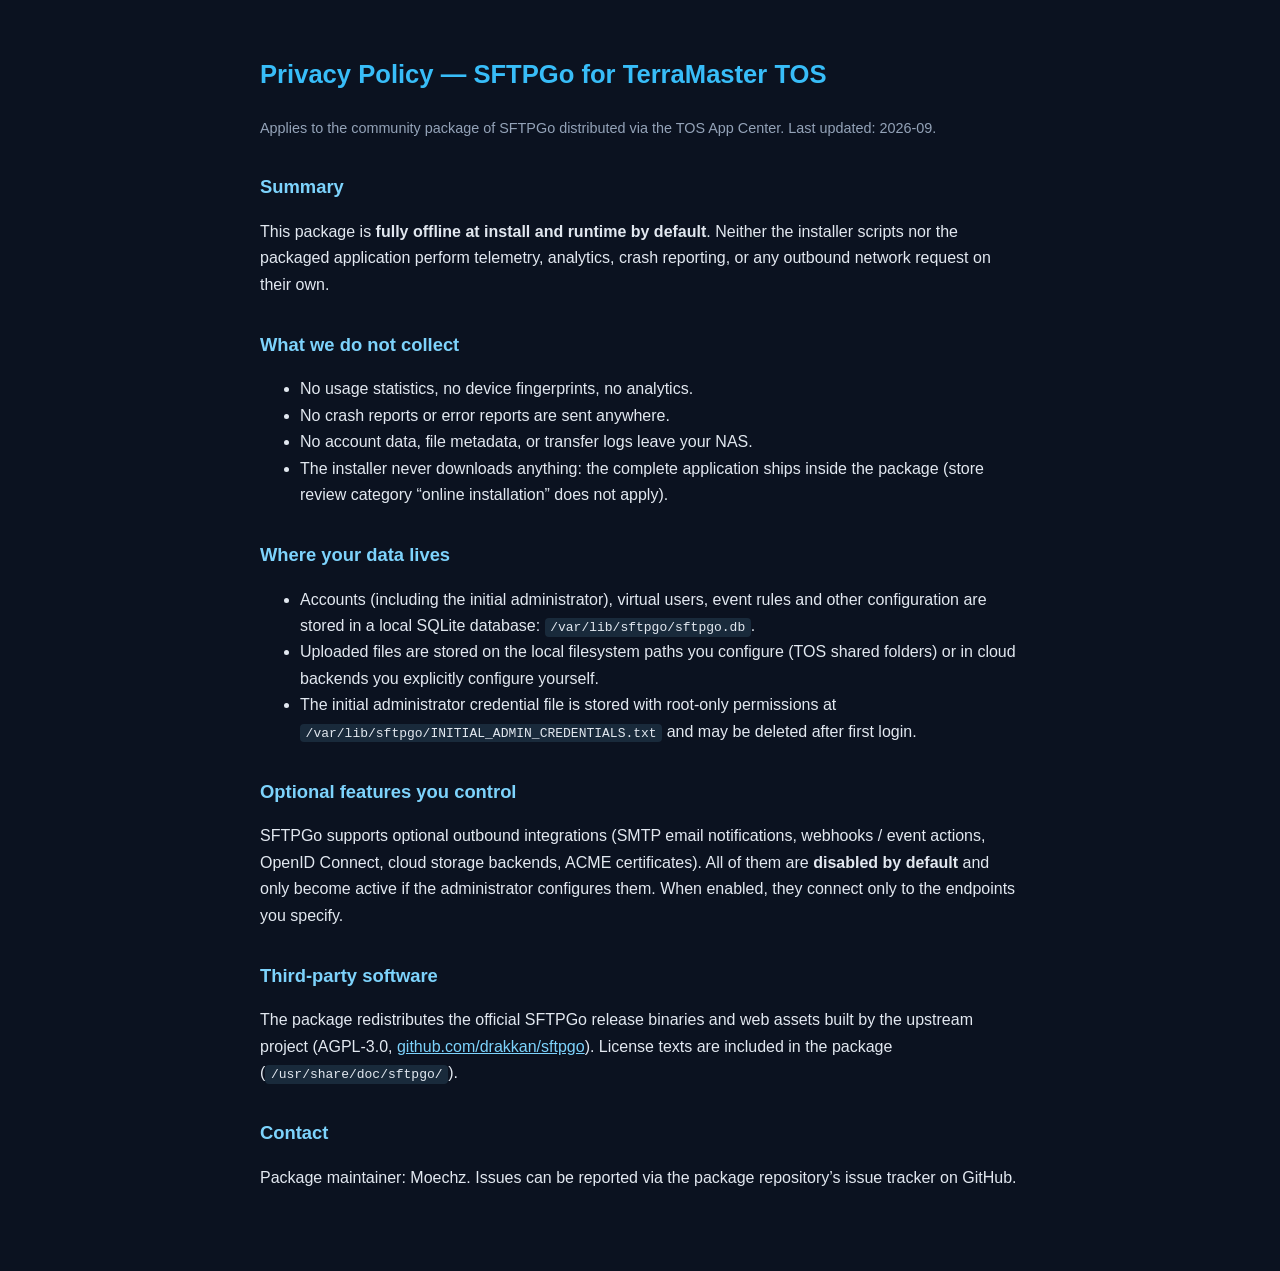
<file: assets/privacy/privacy-policy.html>
<!DOCTYPE html>
<html lang="en">
<head>
  <meta charset="UTF-8">
  <meta name="viewport" content="width=device-width, initial-scale=1.0">
  <title>SFTPGo for TOS — Privacy Policy</title>
  <style>
    :root { color-scheme: light dark; }
    body {
      margin: 0; padding: 2rem 1rem 4rem;
      font-family: -apple-system, "Segoe UI", Roboto, "Helvetica Neue", Arial, sans-serif;
      background: #0b1220; color: #e2e8f0; line-height: 1.65;
    }
    article { max-width: 760px; margin: 0 auto; }
    h1 { color: #38bdf8; font-size: 1.6rem; }
    h2 { color: #7dd3fc; font-size: 1.15rem; margin-top: 2rem; }
    code { background: rgba(125,211,252,.12); padding: .1rem .35rem; border-radius: 4px; }
    .muted { color: #94a3b8; font-size: .9rem; }
    a { color: #7dd3fc; }
  </style>
</head>
<body>
<article>
  <h1>Privacy Policy — SFTPGo for TerraMaster TOS</h1>
  <p class="muted">Applies to the community package of SFTPGo distributed via the TOS App Center.
  Last updated: 2026-09.</p>

  <h2>Summary</h2>
  <p>This package is <strong>fully offline at install and runtime by default</strong>. Neither the
  installer scripts nor the packaged application perform telemetry, analytics, crash reporting, or
  any outbound network request on their own.</p>

  <h2>What we do not collect</h2>
  <ul>
    <li>No usage statistics, no device fingerprints, no analytics.</li>
    <li>No crash reports or error reports are sent anywhere.</li>
    <li>No account data, file metadata, or transfer logs leave your NAS.</li>
    <li>The installer never downloads anything: the complete application ships inside the package
    (store review category &ldquo;online installation&rdquo; does not apply).</li>
  </ul>

  <h2>Where your data lives</h2>
  <ul>
    <li>Accounts (including the initial administrator), virtual users, event rules and other
    configuration are stored in a local SQLite database:
    <code>/var/lib/sftpgo/sftpgo.db</code>.</li>
    <li>Uploaded files are stored on the local filesystem paths you configure (TOS shared
    folders) or in cloud backends you explicitly configure yourself.</li>
    <li>The initial administrator credential file is stored with root-only permissions at
    <code>/var/lib/sftpgo/INITIAL_ADMIN_CREDENTIALS.txt</code> and may be deleted after first
    login.</li>
  </ul>

  <h2>Optional features you control</h2>
  <p>SFTPGo supports optional outbound integrations (SMTP email notifications, webhooks /
  event actions, OpenID Connect, cloud storage backends, ACME certificates). All of them are
  <strong>disabled by default</strong> and only become active if the administrator configures
  them. When enabled, they connect only to the endpoints you specify.</p>

  <h2>Third-party software</h2>
  <p>The package redistributes the official SFTPGo release binaries and web assets built by the
  upstream project (AGPL-3.0, <a href="https://github.com/drakkan/sftpgo">github.com/drakkan/sftpgo</a>).
  License texts are included in the package (<code>/usr/share/doc/sftpgo/</code>).</p>

  <h2>Contact</h2>
  <p>Package maintainer: Moechz. Issues can be reported via the package repository&rsquo;s issue
  tracker on GitHub.</p>
</article>
</body>
</html>
</file>
